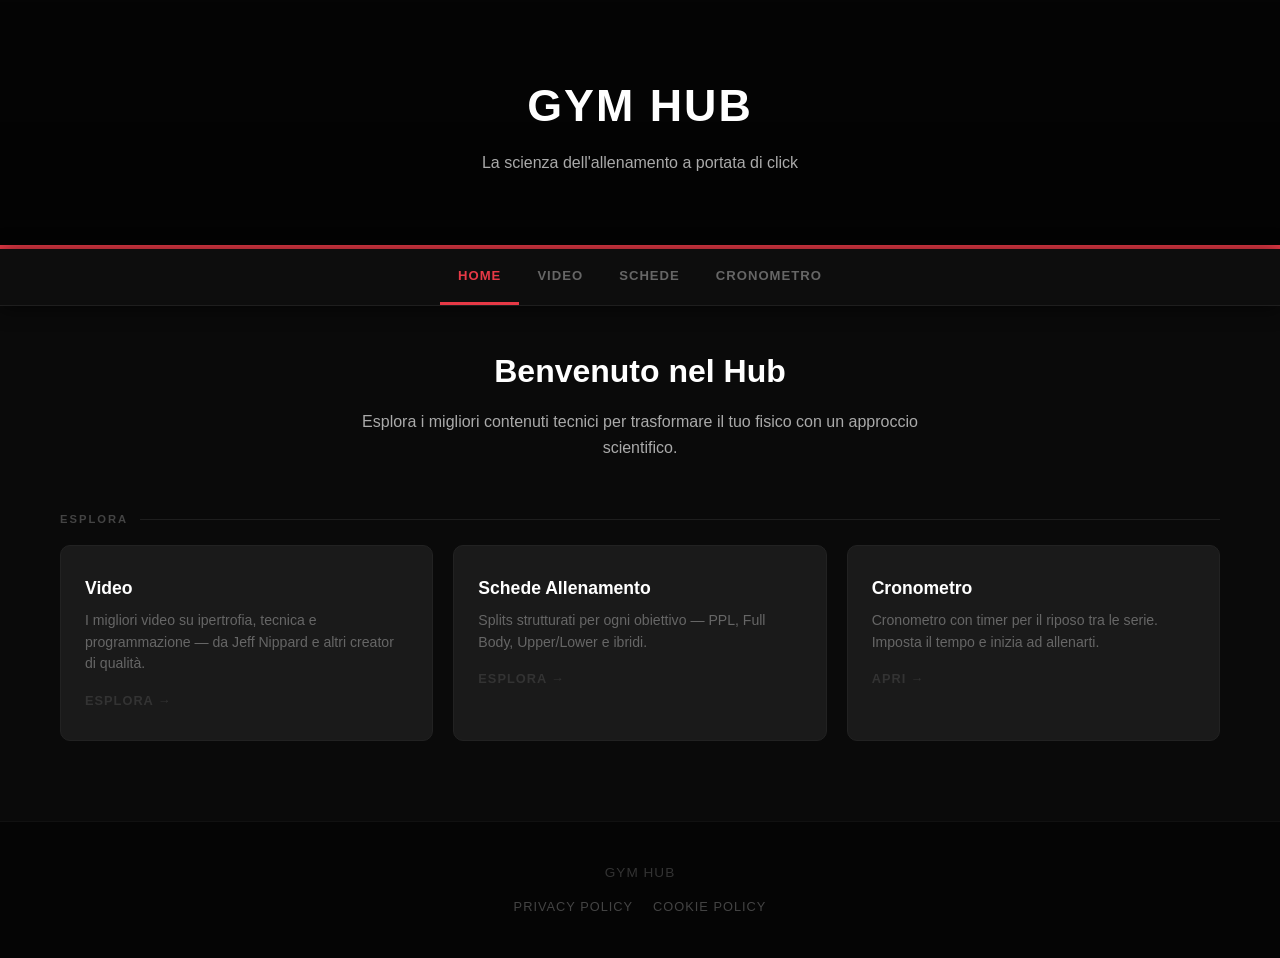
<file: index.html>
<!DOCTYPE html>
<html lang="it">
<head>
    <meta charset="UTF-8">
    <meta name="viewport" content="width=device-width, initial-scale=1.0">
    <title>Gym Hub | Home</title>
    <link rel="icon" type="image/svg+xml" href="data:image/svg+xml,%3Csvg xmlns='http://www.w3.org/2000/svg' viewBox='0 0 64 64'%3E%3Ccircle cx='32' cy='32' r='30' fill='%23111111' stroke='%23e63946' stroke-width='4'/%3E%3Ccircle cx='32' cy='32' r='18' fill='none' stroke='%23ffffff' stroke-width='4'/%3E%3Cpolygon points='32,20 42,26 42,38 32,44 22,38 22,26' fill='%23e63946'/%3E%3Ccircle cx='32' cy='32' r='4' fill='%23111111'/%3E%3C/svg%3E">
    <link rel="stylesheet" href="style.css">
</head>
<body>

<header>
    <div class="logo-row">
        <h1>Gym Hub</h1>
    </div>
    <p>La scienza dell'allenamento a portata di click</p>
</header>

<nav>
    <ul>
        <li><a href="index.html" class="active">Home</a></li>
        <li><a href="video.html">Video</a></li>
        <li><a href="schede.html">Schede</a></li>
        <li><a href="cronometro.html">Cronometro</a></li>
    </ul>
</nav>

<main>

    <section class="hero">
        <h2>Benvenuto nel Hub</h2>
        <p>Esplora i migliori contenuti tecnici per trasformare il tuo fisico con un approccio scientifico.</p>
    </section>

    <div class="home-section-label">Esplora</div>

    <div class="card-grid">

        <a href="video.html" class="info-card">
            <h3>Video</h3>
            <p>I migliori video su ipertrofia, tecnica e programmazione — da Jeff Nippard e altri creator di qualità.</p>
            <span class="card-arrow">Esplora →</span>
        </a>

        <a href="schede.html" class="info-card">
            <h3>Schede Allenamento</h3>
            <p>Splits strutturati per ogni obiettivo — PPL, Full Body, Upper/Lower e ibridi.</p>
            <span class="card-arrow">Esplora →</span>
        </a>

        <a href="cronometro.html" class="info-card">
            <h3>Cronometro</h3>
            <p>Cronometro con timer per il riposo tra le serie. Imposta il tempo e inizia ad allenarti.</p>
            <span class="card-arrow">Apri →</span>
        </a>

    </div>

</main>

<footer>
    <p>Gym Hub</p>
    <div class="footer-links">
        <a href="https://www.iubenda.com/privacy-policy/30016812" class="iubenda-white iubenda-noiframe iubenda-embed" title="Privacy Policy">Privacy Policy</a>
        <a href="https://www.iubenda.com/privacy-policy/30016812/cookie-policy" class="iubenda-white iubenda-noiframe iubenda-embed" title="Cookie Policy">Cookie Policy</a>
    </div>
    <script type="text/javascript">(function (w,d) {var loader = function () {var s = d.createElement("script"), tag = d.getElementsByTagName("script")[0]; s.src="https://cdn.iubenda.com/iubenda.js"; tag.parentNode.insertBefore(s,tag);}; if(w.addEventListener){w.addEventListener("load", loader, false);}else if(w.attachEvent){w.attachEvent("onload", loader);}else{w.onload = loader;}})(window, document);</script>
</footer>

</body>
</html>
</file>
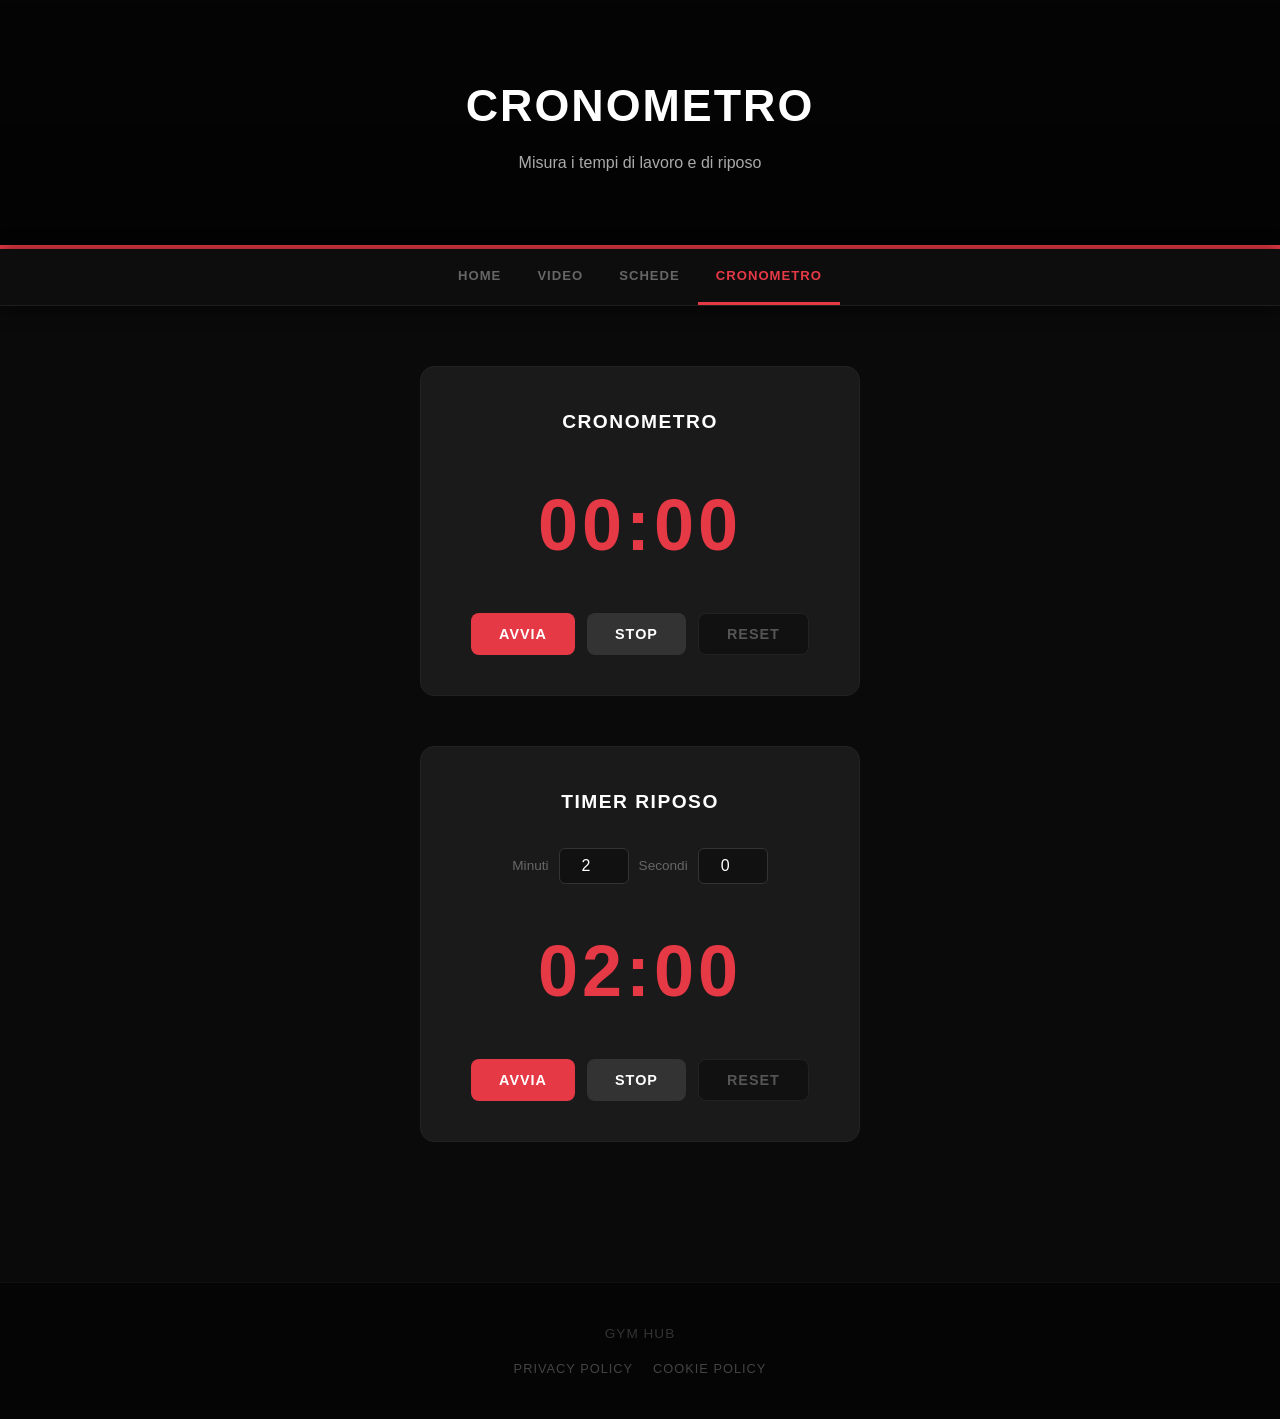
<file: cronometro.html>
<!DOCTYPE html>
<html lang="it">
<head>
    <meta charset="UTF-8">
    <meta name="viewport" content="width=device-width, initial-scale=1.0">
    <title>Cronometro - Gym Hub</title>
    <link rel="icon" type="image/svg+xml" href="data:image/svg+xml,%3Csvg xmlns='http://www.w3.org/2000/svg' viewBox='0 0 64 64'%3E%3Ccircle cx='32' cy='32' r='30' fill='%23111111' stroke='%23e63946' stroke-width='4'/%3E%3Ccircle cx='32' cy='32' r='18' fill='none' stroke='%23ffffff' stroke-width='4'/%3E%3Cpolygon points='32,20 42,26 42,38 32,44 22,38 22,26' fill='%23e63946'/%3E%3Ccircle cx='32' cy='32' r='4' fill='%23111111'/%3E%3C/svg%3E">
    <link rel="stylesheet" href="style.css">
    <style>
        /* Contenitore centrale della pagina */
        .crono-wrapper {
            display: flex;
            flex-direction: column;
            align-items: center;
            gap: 50px;
            padding: 20px 0 60px;
        }

        /* Box cronometro e timer */
        .crono-box {
            background: #1a1a1a;
            border: 1px solid #222;
            border-radius: 14px;
            padding: 40px;
            width: 100%;
            max-width: 440px;
            text-align: center;
        }

        .crono-box h2 {
            color: #fff;
            font-size: 1.2rem;
            margin-bottom: 30px;
            text-transform: uppercase;
            letter-spacing: 1.5px;
        }

        /* Display numerico grande */
        .crono-display {
            font-size: 4.5rem;
            font-weight: 700;
            color: #e63946;
            letter-spacing: 4px;
            margin-bottom: 30px;
            font-variant-numeric: tabular-nums;
        }

        /* Pulsanti azione */
        .crono-buttons {
            display: flex;
            gap: 12px;
            justify-content: center;
        }

        .btn-crono {
            padding: 12px 28px;
            border: none;
            border-radius: 8px;
            font-size: 0.9rem;
            font-weight: 700;
            text-transform: uppercase;
            letter-spacing: 1px;
            cursor: pointer;
            transition: all 0.2s;
        }

        .btn-start  { background: #e63946; color: #fff; }
        .btn-start:hover  { background: #c0303c; }

        .btn-stop   { background: #333; color: #fff; }
        .btn-stop:hover   { background: #444; }

        .btn-reset  { background: #111; color: #555; border: 1px solid #222; }
        .btn-reset:hover  { color: #aaa; border-color: #444; }

        /* Sezione impostazione timer riposo */
        .timer-input-row {
            display: flex;
            align-items: center;
            justify-content: center;
            gap: 10px;
            margin-bottom: 30px;
        }

        .timer-input-row label {
            color: #666;
            font-size: 0.85rem;
        }

        .timer-input-row input {
            width: 70px;
            padding: 8px 10px;
            background: #111;
            border: 1px solid #333;
            border-radius: 6px;
            color: #fff;
            font-size: 1rem;
            text-align: center;
        }

        /* Messaggio di fine timer */
        .timer-alert {
            display: none;
            background: #e63946;
            color: #fff;
            padding: 10px 20px;
            border-radius: 8px;
            font-weight: 700;
            margin-bottom: 20px;
            font-size: 0.95rem;
        }
    </style>
</head>
<body>

<header>
    <div class="logo-row">
        <h1>Cronometro</h1>
    </div>
    <p>Misura i tempi di lavoro e di riposo</p>
</header>

<nav>
    <ul>
        <li><a href="index.html">Home</a></li>
        <li><a href="video.html">Video</a></li>
        <li><a href="schede.html">Schede</a></li>
        <li><a href="cronometro.html" class="active">Cronometro</a></li>
    </ul>
</nav>

<main>
    <div class="crono-wrapper">

        <!-- ==============================
             CRONOMETRO
        ============================== -->
        <div class="crono-box">
            <h2>Cronometro</h2>

            <!-- Il testo viene aggiornato da JavaScript -->
            <div class="crono-display" id="cronoDisplay">00:00</div>

            <div class="crono-buttons">
                <button class="btn-crono btn-start" onclick="cronoStart()">Avvia</button>
                <button class="btn-crono btn-stop"  onclick="cronoStop()">Stop</button>
                <button class="btn-crono btn-reset" onclick="cronoReset()">Reset</button>
            </div>
        </div>


        <!-- ==============================
             TIMER RIPOSO
        ============================== -->
        <div class="crono-box">
            <h2>Timer Riposo</h2>

            <!-- Avviso visivo quando il tempo scade -->
            <div class="timer-alert" id="timerAlert">⏰ Tempo scaduto!</div>

            <div class="timer-input-row">
                <label for="timerMinuti">Minuti</label>
                <input type="number" id="timerMinuti" value="2" min="0" max="59">
                <label for="timerSecondi">Secondi</label>
                <input type="number" id="timerSecondi" value="0" min="0" max="59">
            </div>

            <div class="crono-display" id="timerDisplay">02:00</div>

            <div class="crono-buttons">
                <button class="btn-crono btn-start" onclick="timerStart()">Avvia</button>
                <button class="btn-crono btn-stop"  onclick="timerStop()">Stop</button>
                <button class="btn-crono btn-reset" onclick="timerReset()">Reset</button>
            </div>
        </div>

    </div>
</main>

<footer>
    <p>Gym Hub</p>
    <div class="footer-links">
        <a href="https://www.iubenda.com/privacy-policy/30016812" class="iubenda-white iubenda-noiframe iubenda-embed" title="Privacy Policy">Privacy Policy</a>
        <a href="https://www.iubenda.com/privacy-policy/30016812/cookie-policy" class="iubenda-white iubenda-noiframe iubenda-embed" title="Cookie Policy">Cookie Policy</a>
    </div>
    <script type="text/javascript">(function (w,d) {var loader = function () {var s = d.createElement("script"), tag = d.getElementsByTagName("script")[0]; s.src="https://cdn.iubenda.com/iubenda.js"; tag.parentNode.insertBefore(s,tag);}; if(w.addEventListener){w.addEventListener("load", loader, false);}else if(w.attachEvent){w.attachEvent("onload", loader);}else{w.onload = loader;}})(window, document);</script>
</footer>

<script>

    /* ==============================
       CRONOMETRO
       Conta i secondi dall'avvio.
       setInterval chiama una funzione ogni N millisecondi.
    ============================== */
    var cronoSeconds  = 0;   /* secondi totali trascorsi */
    var cronoInterval = null; /* ID dell'intervallo attivo (null = fermo) */

    function cronoStart() {
        /* Evita di avviare più intervalli contemporaneamente */
        if (cronoInterval !== null) return;

        cronoInterval = setInterval(function() {
            cronoSeconds++;
            cronoDisplay.textContent = formatTime(cronoSeconds);
        }, 1000);
    }

    function cronoStop() {
        clearInterval(cronoInterval);
        cronoInterval = null;
    }

    function cronoReset() {
        cronoStop();
        cronoSeconds = 0;
        document.getElementById('cronoDisplay').textContent = '00:00';
    }


    /* ==============================
       TIMER RIPOSO
       Conta alla rovescia dal valore impostato.
    ============================== */
    var timerSeconds  = 0;    /* secondi rimanenti */
    var timerInterval = null;

    function timerStart() {
        /* Evita di avviare più intervalli contemporaneamente */
        if (timerInterval !== null) return;

        /* Legge i valori dai campi input al momento dell'avvio */
        var min = parseInt(document.getElementById('timerMinuti').value)  || 0;
        var sec = parseInt(document.getElementById('timerSecondi').value) || 0;

        /* Usa il valore corrente solo se il timer non era già partito */
        if (timerSeconds === 0) {
            timerSeconds = (min * 60) + sec;
        }

        /* Nasconde eventuale avviso precedente */
        document.getElementById('timerAlert').style.display = 'none';

        timerInterval = setInterval(function() {
            timerSeconds--;
            document.getElementById('timerDisplay').textContent = formatTime(timerSeconds);

            if (timerSeconds <= 0) {
                /* Il timer è scaduto: ferma l'intervallo e mostra l'avviso */
                clearInterval(timerInterval);
                timerInterval = null;
                timerSeconds  = 0;
                document.getElementById('timerAlert').style.display = 'block';
            }
        }, 1000);
    }

    function timerStop() {
        clearInterval(timerInterval);
        timerInterval = null;
    }

    function timerReset() {
        timerStop();
        timerSeconds = 0;
        document.getElementById('timerAlert').style.display = 'none';

        /* Torna al valore impostato nei campi */
        var min = parseInt(document.getElementById('timerMinuti').value)  || 0;
        var sec = parseInt(document.getElementById('timerSecondi').value) || 0;
        document.getElementById('timerDisplay').textContent = formatTime((min * 60) + sec);
    }


    /* ==============================
       UTILITY
       Converte secondi totali in MM:SS
    ============================== */
    function formatTime(totalSeconds) {
        var m = Math.floor(totalSeconds / 60);
        var s = totalSeconds % 60;
        /* padStart aggiunge uno zero davanti se il numero ha una sola cifra */
        return String(m).padStart(2, '0') + ':' + String(s).padStart(2, '0');
    }

</script>

</body>
</html>
</file>
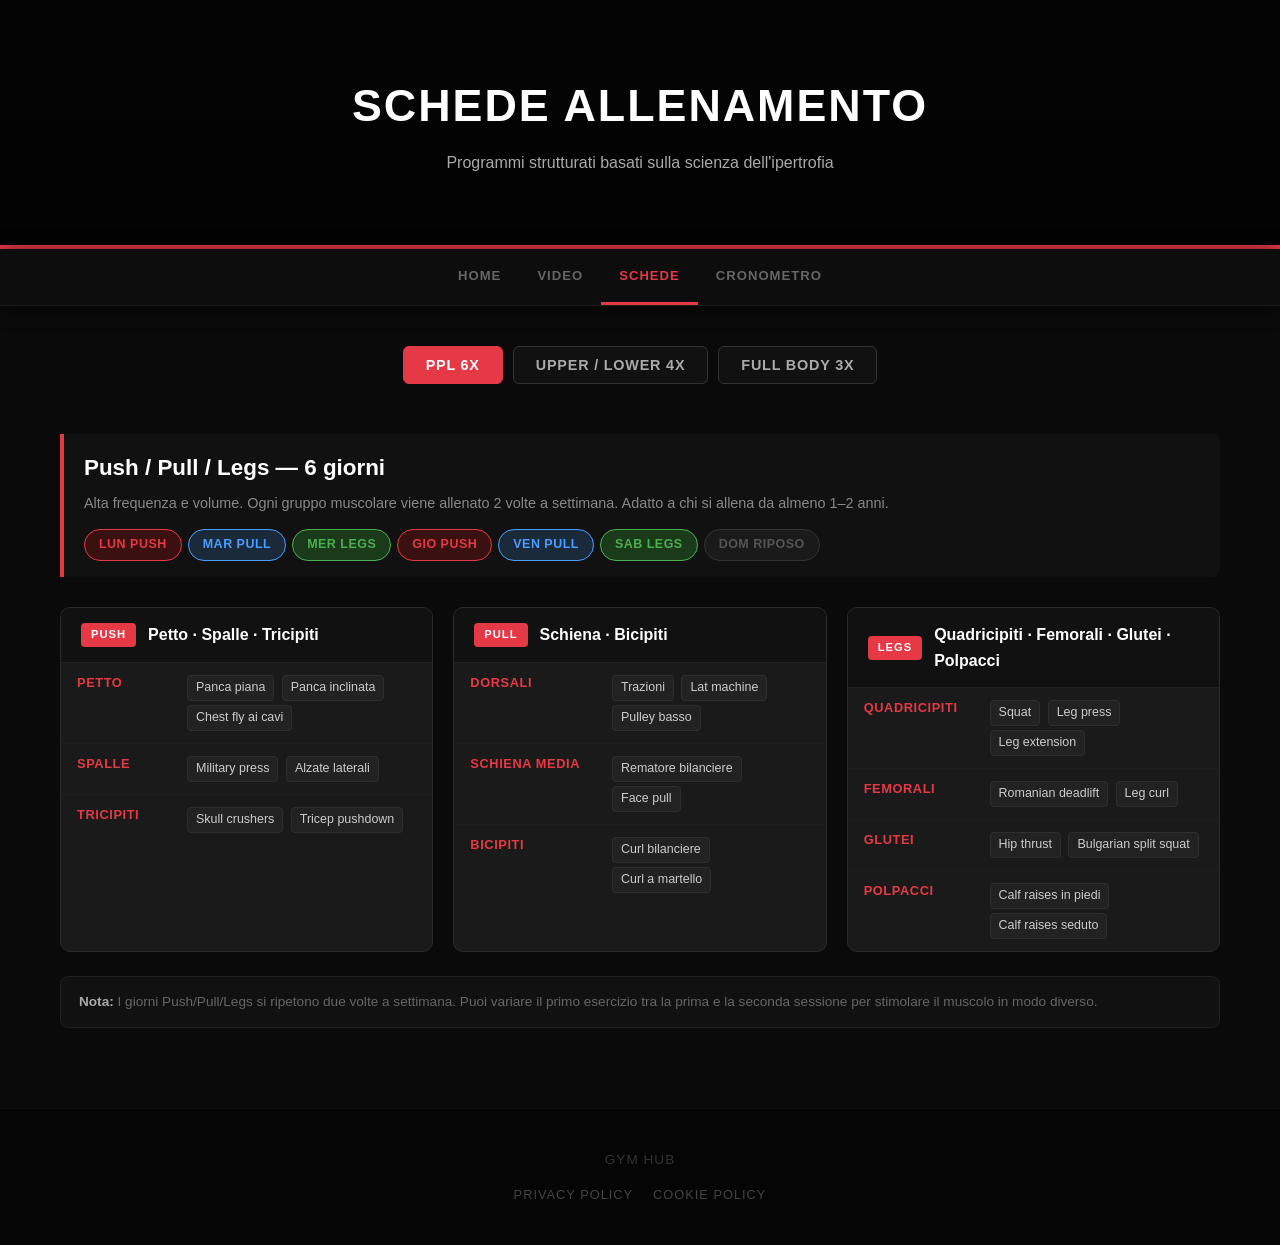
<file: schede.html>
<!DOCTYPE html>
<html lang="it">
<head>
    <meta charset="UTF-8">
    <meta name="viewport" content="width=device-width, initial-scale=1.0">
    <title>Schede - Gym Hub</title>
    <link rel="icon" type="image/svg+xml" href="data:image/svg+xml,%3Csvg xmlns='http://www.w3.org/2000/svg' viewBox='0 0 64 64'%3E%3Ccircle cx='32' cy='32' r='30' fill='%23111111' stroke='%23e63946' stroke-width='4'/%3E%3Ccircle cx='32' cy='32' r='18' fill='none' stroke='%23ffffff' stroke-width='4'/%3E%3Cpolygon points='32,20 42,26 42,38 32,44 22,38 22,26' fill='%23e63946'/%3E%3Ccircle cx='32' cy='32' r='4' fill='%23111111'/%3E%3C/svg%3E">
    <link rel="stylesheet" href="style.css">
    <style>
        /* Tab di navigazione tra gli split */
        .split-tabs {
            display: flex;
            justify-content: center;
            flex-wrap: wrap;
            gap: 10px;
            margin: 30px 0 50px;
        }

        .split-tab {
            background: #111;
            border: 1px solid #333;
            color: #aaa;
            padding: 10px 22px;
            border-radius: 6px;
            cursor: pointer;
            font-size: 0.9rem;
            font-weight: 600;
            text-transform: uppercase;
            letter-spacing: 0.8px;
            transition: all 0.25s;
        }

        .split-tab:hover,
        .split-tab.active {
            background: #e63946;
            border-color: #e63946;
            color: #fff;
        }

        /* Mostra/nascondi sezioni */
        .split-section {
            display: none;
        }

        .split-section.visible {
            display: block;
        }

        /* Box introduttivo dello split */
        .split-intro {
            background: #111;
            border-left: 4px solid #e63946;
            padding: 16px 20px;
            border-radius: 0 8px 8px 0;
            margin-bottom: 30px;
        }

        .split-intro h2 {
            color: #fff;
            font-size: 1.4rem;
            margin-bottom: 6px;
        }

        .split-intro p {
            color: #888;
            font-size: 0.9rem;
        }

        /* Pillole schema settimanale */
        .schema-bar {
            display: flex;
            flex-wrap: wrap;
            gap: 6px;
            margin: 14px 0 0;
        }

        .schema-pill {
            padding: 5px 14px;
            border-radius: 20px;
            font-size: 0.78rem;
            font-weight: 700;
            text-transform: uppercase;
            letter-spacing: 0.5px;
        }

        .pill-push  { background: #3a1010; color: #e63946; border: 1px solid #e63946; }
        .pill-pull  { background: #1a2a3a; color: #4a9eff; border: 1px solid #4a9eff; }
        .pill-legs  { background: #1a3a1a; color: #4caf50; border: 1px solid #4caf50; }
        .pill-full  { background: #1a3030; color: #00bcd4; border: 1px solid #00bcd4; }
        .pill-rest  { background: #1a1a1a; color: #555; border: 1px solid #333; }

        /* Griglia giornate */
        .split-days-grid {
            display: grid;
            grid-template-columns: repeat(auto-fit, minmax(280px, 1fr));
            gap: 20px;
        }

        /* Singola card giorno */
        .day-card {
            background: #1a1a1a;
            border: 1px solid #2a2a2a;
            border-radius: 10px;
            overflow: hidden;
            transition: border-color 0.3s;
        }

        .day-card:hover {
            border-color: #e63946;
        }

        .day-card-header {
            background: #111;
            padding: 14px 20px;
            border-bottom: 1px solid #222;
            display: flex;
            align-items: center;
            gap: 12px;
        }

        .day-label {
            background: #e63946;
            color: #fff;
            font-size: 0.7rem;
            font-weight: 800;
            text-transform: uppercase;
            letter-spacing: 1px;
            padding: 3px 10px;
            border-radius: 4px;
        }

        .day-title {
            color: #fff;
            font-size: 1rem;
            font-weight: 700;
        }

        /* Tabella esercizi */
        .muscle-table {
            width: 100%;
            border-collapse: collapse;
        }

        .muscle-table tr {
            border-bottom: 1px solid #1e1e1e;
            transition: background 0.2s;
        }

        .muscle-table tr:last-child {
            border-bottom: none;
        }

        .muscle-table tr:hover {
            background: #1f1f1f;
        }

        .muscle-table td {
            padding: 10px 16px;
            vertical-align: top;
        }

        .muscle-name {
            color: #e63946;
            font-weight: 700;
            font-size: 0.8rem;
            text-transform: uppercase;
            letter-spacing: 0.6px;
            white-space: nowrap;
            width: 110px;
        }

        .exercise-tag {
            display: inline-block;
            background: #222;
            color: #ccc;
            padding: 2px 8px;
            border-radius: 4px;
            font-size: 0.78rem;
            margin: 2px 3px 2px 0;
            border: 1px solid #2e2e2e;
        }

        /* Nota a fondo split */
        .split-note {
            margin-top: 24px;
            padding: 14px 18px;
            background: #111;
            border-radius: 8px;
            border: 1px solid #222;
            color: #666;
            font-size: 0.85rem;
            line-height: 1.6;
        }

        .split-note strong {
            color: #aaa;
        }
    </style>
</head>
<body>

<header>
    <div class="logo-row">
        <h1>Schede Allenamento</h1>
    </div>
    <p>Programmi strutturati basati sulla scienza dell'ipertrofia</p>
</header>

<nav>
    <ul>
        <li><a href="index.html">Home</a></li>
        <li><a href="video.html">Video</a></li>
        <li><a href="schede.html" class="active">Schede</a></li>
        <li><a href="cronometro.html">Cronometro</a></li>
    </ul>
</nav>

<main>

    <!-- TAB per scegliere lo split -->
    <div class="split-tabs">
        <button class="split-tab active" onclick="showSplit('ppl6', this)">PPL 6x</button>
        <button class="split-tab" onclick="showSplit('upperlower', this)">Upper / Lower 4x</button>
        <button class="split-tab" onclick="showSplit('fullbody', this)">Full Body 3x</button>
    </div>


    <!-- ==============================
         PPL 6x
    ============================== -->
    <div class="split-section visible" id="split-ppl6">

        <div class="split-intro">
            <h2>Push / Pull / Legs — 6 giorni</h2>
            <p>Alta frequenza e volume. Ogni gruppo muscolare viene allenato 2 volte a settimana. Adatto a chi si allena da almeno 1–2 anni.</p>
            <div class="schema-bar">
                <span class="schema-pill pill-push">Lun Push</span>
                <span class="schema-pill pill-pull">Mar Pull</span>
                <span class="schema-pill pill-legs">Mer Legs</span>
                <span class="schema-pill pill-push">Gio Push</span>
                <span class="schema-pill pill-pull">Ven Pull</span>
                <span class="schema-pill pill-legs">Sab Legs</span>
                <span class="schema-pill pill-rest">Dom Riposo</span>
            </div>
        </div>

        <div class="split-days-grid">

            <!-- PUSH -->
            <div class="day-card">
                <div class="day-card-header">
                    <span class="day-label">Push</span>
                    <span class="day-title">Petto · Spalle · Tricipiti</span>
                </div>
                <div class="day-card-body">
                    <table class="muscle-table">
                        <tr>
                            <td class="muscle-name">Petto</td>
                            <td>
                                <span class="exercise-tag">Panca piana</span>
                                <span class="exercise-tag">Panca inclinata</span>
                                <span class="exercise-tag">Chest fly ai cavi</span>
                            </td>
                        </tr>
                        <tr>
                            <td class="muscle-name">Spalle</td>
                            <td>
                                <span class="exercise-tag">Military press</span>
                                <span class="exercise-tag">Alzate laterali</span>
                            </td>
                        </tr>
                        <tr>
                            <td class="muscle-name">Tricipiti</td>
                            <td>
                                <span class="exercise-tag">Skull crushers</span>
                                <span class="exercise-tag">Tricep pushdown</span>
                            </td>
                        </tr>
                    </table>
                </div>
            </div>

            <!-- PULL -->
            <div class="day-card">
                <div class="day-card-header">
                    <span class="day-label">Pull</span>
                    <span class="day-title">Schiena · Bicipiti</span>
                </div>
                <div class="day-card-body">
                    <table class="muscle-table">
                        <tr>
                            <td class="muscle-name">Dorsali</td>
                            <td>
                                <span class="exercise-tag">Trazioni</span>
                                <span class="exercise-tag">Lat machine</span>
                                <span class="exercise-tag">Pulley basso</span>
                            </td>
                        </tr>
                        <tr>
                            <td class="muscle-name">Schiena media</td>
                            <td>
                                <span class="exercise-tag">Rematore bilanciere</span>
                                <span class="exercise-tag">Face pull</span>
                            </td>
                        </tr>
                        <tr>
                            <td class="muscle-name">Bicipiti</td>
                            <td>
                                <span class="exercise-tag">Curl bilanciere</span>
                                <span class="exercise-tag">Curl a martello</span>
                            </td>
                        </tr>
                    </table>
                </div>
            </div>

            <!-- LEGS -->
            <div class="day-card">
                <div class="day-card-header">
                    <span class="day-label">Legs</span>
                    <span class="day-title">Quadricipiti · Femorali · Glutei · Polpacci</span>
                </div>
                <div class="day-card-body">
                    <table class="muscle-table">
                        <tr>
                            <td class="muscle-name">Quadricipiti</td>
                            <td>
                                <span class="exercise-tag">Squat</span>
                                <span class="exercise-tag">Leg press</span>
                                <span class="exercise-tag">Leg extension</span>
                            </td>
                        </tr>
                        <tr>
                            <td class="muscle-name">Femorali</td>
                            <td>
                                <span class="exercise-tag">Romanian deadlift</span>
                                <span class="exercise-tag">Leg curl</span>
                            </td>
                        </tr>
                        <tr>
                            <td class="muscle-name">Glutei</td>
                            <td>
                                <span class="exercise-tag">Hip thrust</span>
                                <span class="exercise-tag">Bulgarian split squat</span>
                            </td>
                        </tr>
                        <tr>
                            <td class="muscle-name">Polpacci</td>
                            <td>
                                <span class="exercise-tag">Calf raises in piedi</span>
                                <span class="exercise-tag">Calf raises seduto</span>
                            </td>
                        </tr>
                    </table>
                </div>
            </div>

        </div>

        <div class="split-note">
            <strong>Nota:</strong> I giorni Push/Pull/Legs si ripetono due volte a settimana. Puoi variare il primo esercizio tra la prima e la seconda sessione per stimolare il muscolo in modo diverso.
        </div>

    </div>


    <!-- ==============================
         UPPER / LOWER 4x
    ============================== -->
    <div class="split-section" id="split-upperlower">

        <div class="split-intro">
            <h2>Upper / Lower — 4 giorni</h2>
            <p>Ogni settimana si alternano due sessioni Upper Body (busto) e due Lower Body (gambe). Buona frequenza per muscolo, volume gestibile. Ideale per intermedi con 4 giorni disponibili.</p>
            <div class="schema-bar">
                <span class="schema-pill pill-push">Lun Upper</span>
                <span class="schema-pill pill-legs">Mar Lower</span>
                <span class="schema-pill pill-rest">Mer Riposo</span>
                <span class="schema-pill pill-push">Gio Upper</span>
                <span class="schema-pill pill-legs">Ven Lower</span>
                <span class="schema-pill pill-rest">Sab/Dom Riposo</span>
            </div>
        </div>

        <div class="split-days-grid">

            <!-- UPPER A -->
            <div class="day-card">
                <div class="day-card-header">
                    <span class="day-label">Upper A</span>
                    <span class="day-title">Petto · Schiena · Spalle · Braccia</span>
                </div>
                <div class="day-card-body">
                    <table class="muscle-table">
                        <tr>
                            <td class="muscle-name">Petto</td>
                            <td>
                                <span class="exercise-tag">Panca piana bilanciere</span>
                                <span class="exercise-tag">Panca inclinata manubri</span>
                            </td>
                        </tr>
                        <tr>
                            <td class="muscle-name">Schiena</td>
                            <td>
                                <span class="exercise-tag">Trazioni</span>
                                <span class="exercise-tag">Rematore bilanciere</span>
                            </td>
                        </tr>
                        <tr>
                            <td class="muscle-name">Spalle</td>
                            <td>
                                <span class="exercise-tag">Military press</span>
                                <span class="exercise-tag">Alzate laterali</span>
                            </td>
                        </tr>
                        <tr>
                            <td class="muscle-name">Bicipiti</td>
                            <td>
                                <span class="exercise-tag">Curl bilanciere</span>
                            </td>
                        </tr>
                        <tr>
                            <td class="muscle-name">Tricipiti</td>
                            <td>
                                <span class="exercise-tag">Skull crushers</span>
                            </td>
                        </tr>
                    </table>
                </div>
            </div>

            <!-- LOWER A -->
            <div class="day-card">
                <div class="day-card-header">
                    <span class="day-label">Lower A</span>
                    <span class="day-title">Quadricipiti · Femorali · Glutei · Polpacci</span>
                </div>
                <div class="day-card-body">
                    <table class="muscle-table">
                        <tr>
                            <td class="muscle-name">Quadricipiti</td>
                            <td>
                                <span class="exercise-tag">Squat bilanciere</span>
                                <span class="exercise-tag">Leg press</span>
                                <span class="exercise-tag">Leg extension</span>
                            </td>
                        </tr>
                        <tr>
                            <td class="muscle-name">Femorali</td>
                            <td>
                                <span class="exercise-tag">Romanian deadlift</span>
                                <span class="exercise-tag">Leg curl</span>
                            </td>
                        </tr>
                        <tr>
                            <td class="muscle-name">Glutei</td>
                            <td>
                                <span class="exercise-tag">Hip thrust</span>
                            </td>
                        </tr>
                        <tr>
                            <td class="muscle-name">Polpacci</td>
                            <td>
                                <span class="exercise-tag">Calf raises in piedi</span>
                            </td>
                        </tr>
                    </table>
                </div>
            </div>

            <!-- UPPER B -->
            <div class="day-card">
                <div class="day-card-header">
                    <span class="day-label">Upper B</span>
                    <span class="day-title">Petto · Schiena · Spalle · Braccia</span>
                </div>
                <div class="day-card-body">
                    <table class="muscle-table">
                        <tr>
                            <td class="muscle-name">Petto</td>
                            <td>
                                <span class="exercise-tag">Panca piana manubri</span>
                                <span class="exercise-tag">Chest fly ai cavi</span>
                            </td>
                        </tr>
                        <tr>
                            <td class="muscle-name">Schiena</td>
                            <td>
                                <span class="exercise-tag">Lat machine</span>
                                <span class="exercise-tag">Pulley basso</span>
                                <span class="exercise-tag">Face pull</span>
                            </td>
                        </tr>
                        <tr>
                            <td class="muscle-name">Spalle</td>
                            <td>
                                <span class="exercise-tag">Lento avanti manubri</span>
                                <span class="exercise-tag">Alzate laterali cavi</span>
                            </td>
                        </tr>
                        <tr>
                            <td class="muscle-name">Bicipiti</td>
                            <td>
                                <span class="exercise-tag">Curl a martello</span>
                            </td>
                        </tr>
                        <tr>
                            <td class="muscle-name">Tricipiti</td>
                            <td>
                                <span class="exercise-tag">Tricep pushdown</span>
                            </td>
                        </tr>
                    </table>
                </div>
            </div>

            <!-- LOWER B -->
            <div class="day-card">
                <div class="day-card-header">
                    <span class="day-label">Lower B</span>
                    <span class="day-title">Quadricipiti · Femorali · Glutei · Polpacci</span>
                </div>
                <div class="day-card-body">
                    <table class="muscle-table">
                        <tr>
                            <td class="muscle-name">Quadricipiti</td>
                            <td>
                                <span class="exercise-tag">Front squat</span>
                                <span class="exercise-tag">Bulgarian split squat</span>
                                <span class="exercise-tag">Leg extension</span>
                            </td>
                        </tr>
                        <tr>
                            <td class="muscle-name">Femorali</td>
                            <td>
                                <span class="exercise-tag">Stacco rumeno manubri</span>
                                <span class="exercise-tag">Leg curl sdraiato</span>
                            </td>
                        </tr>
                        <tr>
                            <td class="muscle-name">Glutei</td>
                            <td>
                                <span class="exercise-tag">Hip thrust manubri</span>
                                <span class="exercise-tag">Abductor machine</span>
                            </td>
                        </tr>
                        <tr>
                            <td class="muscle-name">Polpacci</td>
                            <td>
                                <span class="exercise-tag">Calf raises seduto</span>
                            </td>
                        </tr>
                    </table>
                </div>
            </div>

        </div>

        <div class="split-note">
            <strong>Nota:</strong> Upper A e Upper B differiscono negli esercizi principali per garantire varietà di stimolo. Lo stesso vale per Lower A e Lower B. Puoi anche usare la stessa sessione Upper e Lower per tutta la settimana se preferisci semplicità.
        </div>

    </div>


    <!-- ==============================
         FULL BODY 3x
    ============================== -->
    <div class="split-section" id="split-fullbody">

        <div class="split-intro">
            <h2>Full Body — 3 giorni</h2>
            <p>Ogni sessione allena tutto il corpo. Alta frequenza per ogni muscolo, volume per sessione contenuto. Ideale per principianti o chi ha pochi giorni disponibili.</p>
            <div class="schema-bar">
                <span class="schema-pill pill-full">Lun Full Body</span>
                <span class="schema-pill pill-rest">Mar Riposo</span>
                <span class="schema-pill pill-full">Mer Full Body</span>
                <span class="schema-pill pill-rest">Gio Riposo</span>
                <span class="schema-pill pill-full">Ven Full Body</span>
                <span class="schema-pill pill-rest">Sab/Dom Riposo</span>
            </div>
        </div>

        <div class="split-days-grid">

            <div class="day-card">
                <div class="day-card-header">
                    <span class="day-label">Full Body</span>
                    <span class="day-title">Tutti i distretti muscolari</span>
                </div>
                <div class="day-card-body">
                    <table class="muscle-table">
                        <tr>
                            <td class="muscle-name">Quadricipiti / Glutei</td>
                            <td>
                                <span class="exercise-tag">Squat</span>
                                <span class="exercise-tag">Leg press</span>
                                <span class="exercise-tag">Bulgarian split squat</span>
                            </td>
                        </tr>
                        <tr>
                            <td class="muscle-name">Femorali</td>
                            <td>
                                <span class="exercise-tag">Romanian deadlift</span>
                                <span class="exercise-tag">Leg curl</span>
                            </td>
                        </tr>
                        <tr>
                            <td class="muscle-name">Petto</td>
                            <td>
                                <span class="exercise-tag">Panca piana</span>
                                <span class="exercise-tag">Panca inclinata manubri</span>
                            </td>
                        </tr>
                        <tr>
                            <td class="muscle-name">Schiena</td>
                            <td>
                                <span class="exercise-tag">Trazioni</span>
                                <span class="exercise-tag">Rematore</span>
                            </td>
                        </tr>
                        <tr>
                            <td class="muscle-name">Spalle</td>
                            <td>
                                <span class="exercise-tag">Military press</span>
                                <span class="exercise-tag">Alzate laterali</span>
                            </td>
                        </tr>
                        <tr>
                            <td class="muscle-name">Braccia</td>
                            <td>
                                <span class="exercise-tag">Curl bilanciere</span>
                                <span class="exercise-tag">Skull crushers</span>
                            </td>
                        </tr>
                    </table>
                </div>
            </div>

        </div>

        <div class="split-note">
            <strong>Nota:</strong> Varia l'esercizio principale ogni sessione per non annoiarti e stimolare il muscolo da angolazioni diverse. Ad esempio: Squat il lunedì, Leg press il mercoledì, Bulgarian split squat il venerdì.
        </div>

    </div>

</main>

<footer>
    <p>Gym Hub</p>
    <div class="footer-links">
        <a href="https://www.iubenda.com/privacy-policy/30016812" class="iubenda-white iubenda-noiframe iubenda-embed" title="Privacy Policy">Privacy Policy</a>
        <a href="https://www.iubenda.com/privacy-policy/30016812/cookie-policy" class="iubenda-white iubenda-noiframe iubenda-embed" title="Cookie Policy">Cookie Policy</a>
    </div>
    <script type="text/javascript">(function (w,d) {var loader = function () {var s = d.createElement("script"), tag = d.getElementsByTagName("script")[0]; s.src="https://cdn.iubenda.com/iubenda.js"; tag.parentNode.insertBefore(s,tag);}; if(w.addEventListener){w.addEventListener("load", loader, false);}else if(w.attachEvent){w.attachEvent("onload", loader);}else{w.onload = loader;}})(window, document);</script>
</footer>

<script>
    function showSplit(id, tabEl) {
        document.querySelectorAll('.split-section').forEach(function(s) {
            s.classList.remove('visible');
        });
        document.querySelectorAll('.split-tab').forEach(function(t) {
            t.classList.remove('active');
        });

        document.getElementById('split-' + id).classList.add('visible');
        tabEl.classList.add('active');
    }
</script>

</body>
</html>
</file>
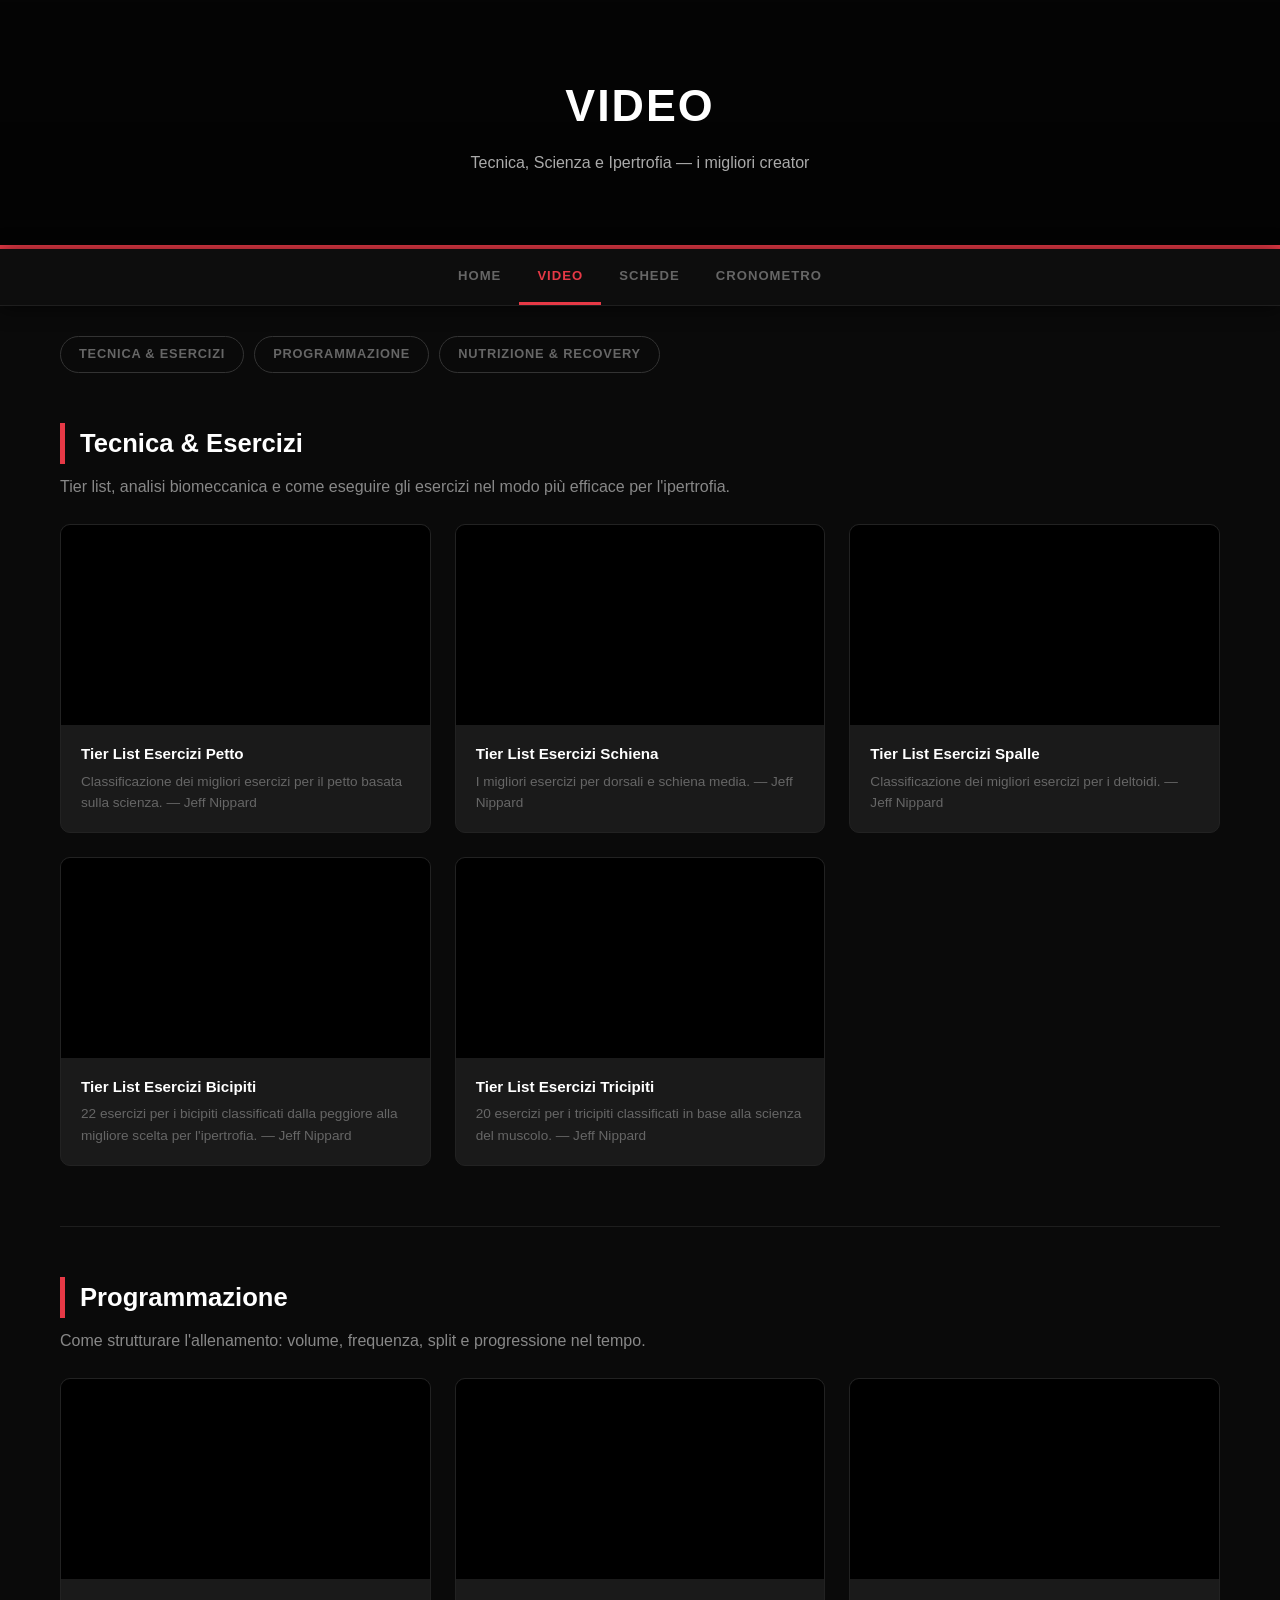
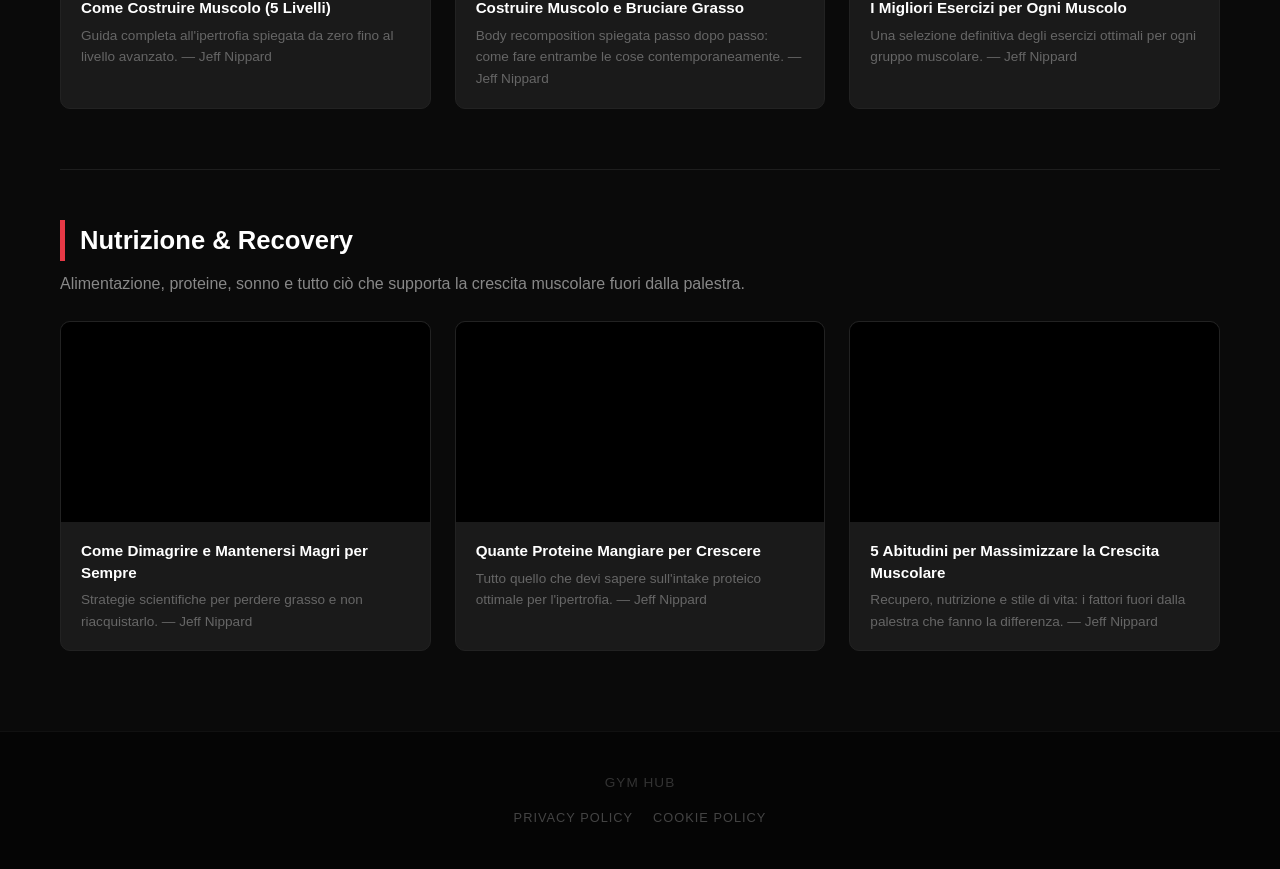
<file: video.html>
<!DOCTYPE html>
<html lang="it">
<head>
    <meta charset="UTF-8">
    <meta name="viewport" content="width=device-width, initial-scale=1.0">
    <title>Video - Gym Hub</title>
   <link rel="icon" type="image/svg+xml" href="data:image/svg+xml,%3Csvg xmlns='http://www.w3.org/2000/svg' viewBox='0 0 64 64'%3E%3Ccircle cx='32' cy='32' r='30' fill='%23111111' stroke='%23e63946' stroke-width='4'/%3E%3Ccircle cx='32' cy='32' r='18' fill='none' stroke='%23ffffff' stroke-width='4'/%3E%3Cpolygon points='32,20 42,26 42,38 32,44 22,38 22,26' fill='%23e63946'/%3E%3Ccircle cx='32' cy='32' r='4' fill='%23111111'/%3E%3C/svg%3E">
    <link rel="stylesheet" href="style.css">
    <style>
        .filter-bar {
            display: flex;
            gap: 10px;
            flex-wrap: wrap;
            margin-bottom: 30px;
            margin-top: -10px;
        }

        .filter-btn {
            padding: 7px 18px;
            border-radius: 20px;
            border: 1px solid #333;
            background: transparent;
            color: #666;
            font-size: 0.8rem;
            font-weight: 600;
            text-transform: uppercase;
            letter-spacing: 0.8px;
            cursor: pointer;
            text-decoration: none;
            transition: all 0.2s;
        }

        .filter-btn:hover, .filter-btn.active {
            background: #e63946;
            border-color: #e63946;
            color: #fff;
        }
    </style>
</head>
<body>

<header>
    <div class="logo-row">
        <h1>Video</h1>
    </div>
    <p>Tecnica, Scienza e Ipertrofia — i migliori creator</p>
</header>

<nav>
    <ul>
        <li><a href="index.html">Home</a></li>
        <li><a href="video.html" class="active">Video</a></li>
        <li><a href="schede.html">Schede</a></li>
        <li><a href="cronometro.html">Cronometro</a></li>
    </ul>
</nav>

<main>

    <div class="filter-bar">
        <a href="#tecnica" class="filter-btn">Tecnica & Esercizi</a>
        <a href="#programmazione" class="filter-btn">Programmazione</a>
        <a href="#nutrizione" class="filter-btn">Nutrizione & Recovery</a>
    </div>

    <!-- ==============================
         SEZIONE: Tecnica & Esercizi
    ============================== -->
    <h2 class="section-title" id="tecnica">Tecnica & Esercizi</h2>
    <p class="section-desc">Tier list, analisi biomeccanica e come eseguire gli esercizi nel modo più efficace per l'ipertrofia.</p>

    <div class="video-grid">

        <div class="video-card">
            <iframe src="https://www.youtube.com/embed/fGm-ef-4PVk" frameborder="0" allowfullscreen></iframe>
            <div class="card-content">
                <h3>Tier List Esercizi Petto</h3>
                <p>Classificazione dei migliori esercizi per il petto basata sulla scienza. — Jeff Nippard</p>
            </div>
        </div>

        <div class="video-card">
            <iframe src="https://www.youtube.com/embed/jLvqKgW-_G8" frameborder="0" allowfullscreen></iframe>
            <div class="card-content">
                <h3>Tier List Esercizi Schiena</h3>
                <p>I migliori esercizi per dorsali e schiena media. — Jeff Nippard</p>
            </div>
        </div>

        <div class="video-card">
            <iframe src="https://www.youtube.com/embed/SgyUoY0IZ7A" frameborder="0" allowfullscreen></iframe>
            <div class="card-content">
                <h3>Tier List Esercizi Spalle</h3>
                <p>Classificazione dei migliori esercizi per i deltoidi. — Jeff Nippard</p>
            </div>
        </div>

        <div class="video-card">
            <iframe src="https://www.youtube.com/embed/GNO4OtYoCYk" frameborder="0" allowfullscreen></iframe>
            <div class="card-content">
                <h3>Tier List Esercizi Bicipiti</h3>
                <p>22 esercizi per i bicipiti classificati dalla peggiore alla migliore scelta per l'ipertrofia. — Jeff Nippard</p>
            </div>
        </div>

        <div class="video-card">
            <iframe src="https://www.youtube.com/embed/OpRMRhr0Ycc" frameborder="0" allowfullscreen></iframe>
            <div class="card-content">
                <h3>Tier List Esercizi Tricipiti</h3>
                <p>20 esercizi per i tricipiti classificati in base alla scienza del muscolo. — Jeff Nippard</p>
            </div>
        </div>

    </div>

    <hr class="section-divider">

    <!-- ==============================
         SEZIONE: Programmazione
    ============================== -->
    <h2 class="section-title" id="programmazione">Programmazione</h2>
    <p class="section-desc">Come strutturare l'allenamento: volume, frequenza, split e progressione nel tempo.</p>

    <div class="video-grid">

        <div class="video-card">
            <iframe src="https://www.youtube.com/embed/lu_BObG6dj8" frameborder="0" allowfullscreen></iframe>
            <div class="card-content">
                <h3>Come Costruire Muscolo (5 Livelli)</h3>
                <p>Guida completa all'ipertrofia spiegata da zero fino al livello avanzato. — Jeff Nippard</p>
            </div>
        </div>

        <div class="video-card">
            <iframe src="https://www.youtube.com/embed/M4K0s792wAU" frameborder="0" allowfullscreen></iframe>
            <div class="card-content">
                <h3>Costruire Muscolo e Bruciare Grasso</h3>
                <p>Body recomposition spiegata passo dopo passo: come fare entrambe le cose contemporaneamente. — Jeff Nippard</p>
            </div>
        </div>

        <div class="video-card">
            <iframe src="https://www.youtube.com/embed/XFpT41748hM" frameborder="0" allowfullscreen></iframe>
            <div class="card-content">
                <h3>I Migliori Esercizi per Ogni Muscolo</h3>
                <p>Una selezione definitiva degli esercizi ottimali per ogni gruppo muscolare. — Jeff Nippard</p>
            </div>
        </div>

    </div>

    <hr class="section-divider">

    <!-- ==============================
         SEZIONE: Nutrizione & Recovery
    ============================== -->
    <h2 class="section-title" id="nutrizione">Nutrizione & Recovery</h2>
    <p class="section-desc">Alimentazione, proteine, sonno e tutto ciò che supporta la crescita muscolare fuori dalla palestra.</p>

    <div class="video-grid">

        <div class="video-card">
            <iframe src="https://www.youtube.com/embed/roHQ3F7d9YQ" frameborder="0" allowfullscreen></iframe>
            <div class="card-content">
                <h3>Come Dimagrire e Mantenersi Magri per Sempre</h3>
                <p>Strategie scientifiche per perdere grasso e non riacquistarlo. — Jeff Nippard</p>
            </div>
        </div>

        <div class="video-card">
            <iframe src="https://www.youtube.com/embed/eMjyvIQbn9M" frameborder="0" allowfullscreen></iframe>
            <div class="card-content">
                <h3>Quante Proteine Mangiare per Crescere</h3>
                <p>Tutto quello che devi sapere sull'intake proteico ottimale per l'ipertrofia. — Jeff Nippard</p>
            </div>
        </div>

        <div class="video-card">
            <iframe src="https://www.youtube.com/embed/qcFbHZfABbk" frameborder="0" allowfullscreen></iframe>
            <div class="card-content">
                <h3>5 Abitudini per Massimizzare la Crescita Muscolare</h3>
                <p>Recupero, nutrizione e stile di vita: i fattori fuori dalla palestra che fanno la differenza. — Jeff Nippard</p>
            </div>
        </div>

    </div>

</main>

<footer>
    <p>Gym Hub</p>
    <div class="footer-links">
        <a href="https://www.iubenda.com/privacy-policy/30016812" class="iubenda-white iubenda-noiframe iubenda-embed" title="Privacy Policy">Privacy Policy</a>
        <a href="https://www.iubenda.com/privacy-policy/30016812/cookie-policy" class="iubenda-white iubenda-noiframe iubenda-embed" title="Cookie Policy">Cookie Policy</a>
    </div>
    <script type="text/javascript">(function (w,d) {var loader = function () {var s = d.createElement("script"), tag = d.getElementsByTagName("script")[0]; s.src="https://cdn.iubenda.com/iubenda.js"; tag.parentNode.insertBefore(s,tag);}; if(w.addEventListener){w.addEventListener("load", loader, false);}else if(w.attachEvent){w.attachEvent("onload", loader);}else{w.onload = loader;}})(window, document);</script>
</footer>

</body>
</html>
</file>
<file: style.css>
* {
    margin: 0;
    padding: 0;
    box-sizing: border-box;
}

html, body {
    overflow-x: hidden;
    overscroll-behavior-x: none;
}

body {
    font-family: 'Segoe UI', Tahoma, Geneva, Verdana, sans-serif;
    background-color: #0a0a0a;
    color: #e0e0e0;
    line-height: 1.6;
}

/* ==============================
   HEADER (Stile uniforme per tutte le pagine)
============================== */
header {
    position: relative;
    padding: 70px 20px;
    background:
        linear-gradient(to bottom, rgba(0,0,0,0.55) 0%, rgba(0,0,0,0.75) 100%),
        url('https://images.unsplash.com/photo-1534438327276-14e5300c3a48?w=1400&auto=format&fit=crop&q=80') center center / cover no-repeat;
    border-bottom: 4px solid #e63946;
    text-align: center;
}

header .logo-row {
    display: flex;
    align-items: center;
    justify-content: center;
    gap: 18px;
    margin-bottom: 8px;
}

header h1 {
    color: #fff; /* Cambiato in bianco come nella pagina video */
    font-size: 2.8rem;
    text-transform: uppercase;
    letter-spacing: 2px;
    margin-bottom: 0;
}

header p {
    color: #aaa;
    margin-top: 8px;
    font-size: 1rem;
}

/* ==============================
   NAV
============================== */
nav {
    background: #0d0d0d;
    padding: 0 20px;
    position: sticky;
    top: 0;
    z-index: 1000;
    border-bottom: 1px solid #1e1e1e;
    box-shadow: 0 2px 20px rgba(0,0,0,0.6);
}

nav ul {
    display: flex;
    justify-content: center;
    list-style: none;
    flex-wrap: wrap;
    max-width: 1200px;
    margin: 0 auto;
}

nav a {
    color: #666;
    text-decoration: none;
    font-weight: 600;
    font-size: 0.82rem;
    text-transform: uppercase;
    letter-spacing: 1px;
    display: block;
    padding: 16px 18px;
    border-bottom: 3px solid transparent;
    transition: color 0.2s, border-color 0.2s;
}

nav a:hover {
    color: #fff;
    border-bottom-color: #333;
}

nav a.active {
    color: #e63946;
    border-bottom-color: #e63946;
}

/* ==============================
   MAIN LAYOUT
============================== */
main {
    max-width: 1200px;
    margin: 40px auto;
    padding: 0 20px;
}

/* ==============================
   HERO (homepage)
============================== */
.hero {
    text-align: center;
    margin-bottom: 50px;
}

.hero h2 {
    font-size: 2rem;
    color: #fff;
    margin-bottom: 12px;
}

.hero p {
    color: #aaa;
    max-width: 600px;
    margin: 0 auto;
}

/* ==============================
   TITOLI DI SEZIONE
============================== */
.section-title {
    border-left: 5px solid #e63946;
    padding-left: 15px;
    margin: 50px 0 10px;
    color: #fff;
    font-size: 1.6rem;
}

.section-desc {
    color: #888;
    margin-bottom: 25px;
    margin-top: 5px;
}

.section-divider {
    border: none;
    border-top: 1px solid #1e1e1e;
    margin: 60px 0 0;
}

/* ==============================
   ETICHETTA SEZIONE HOMEPAGE
============================== */
.home-section-label {
    color: #444;
    font-size: 0.7rem;
    text-transform: uppercase;
    letter-spacing: 2px;
    font-weight: 700;
    margin: 48px 0 16px;
    display: flex;
    align-items: center;
    gap: 12px;
}

.home-section-label::after {
    content: '';
    flex: 1;
    height: 1px;
    background: #1e1e1e;
}

/* ==============================
   GRIGLIA VIDEO / CARD
============================== */
.video-grid {
    display: grid;
    grid-template-columns: repeat(auto-fit, minmax(300px, 1fr));
    gap: 24px;
}

.card-grid {
    display: grid;
    grid-template-columns: repeat(auto-fit, minmax(260px, 1fr));
    gap: 20px;
}

/* ==============================
   VIDEO CARD
============================== */
.video-card {
    background: #1a1a1a;
    border-radius: 10px;
    overflow: hidden;
    border: 1px solid #222;
    transition: all 0.3s ease;
}

.video-card:hover {
    transform: translateY(-5px);
    border-color: #e63946;
    box-shadow: 0 10px 30px rgba(230, 57, 70, 0.08);
}

.video-card iframe {
    width: 100%;
    height: 200px;
    display: block;
    background: #000;
}

.card-content {
    padding: 18px 20px;
}

.card-content h3 {
    font-size: 0.95rem;
    color: #fff;
    margin-bottom: 6px;
    line-height: 1.4;
}

.card-content p {
    color: #666;
    font-size: 0.85rem;
}

/* ==============================
   INFO CARD (homepage)
============================== */
a.info-card {
    display: block;
    text-decoration: none;
    color: inherit;
    background: #1a1a1a;
    border-radius: 10px;
    border: 1px solid #222;
    padding: 28px 24px;
    transition: all 0.3s ease;
}

a.info-card:hover {
    transform: translateY(-5px);
    border-color: #e63946;
    box-shadow: 0 10px 30px rgba(230, 57, 70, 0.08);
}

.info-card .card-icon {
    font-size: 2rem;
    margin-bottom: 14px;
    display: block;
}

.info-card h3 {
    color: #fff;
    margin-bottom: 8px;
    font-size: 1.1rem;
}

.info-card p {
    color: #666;
    font-size: 0.88rem;
    line-height: 1.55;
}

.info-card .card-arrow {
    display: block;
    margin-top: 16px;
    color: #333;
    font-size: 0.8rem;
    font-weight: 700;
    text-transform: uppercase;
    letter-spacing: 1px;
    transition: color 0.2s;
}

a.info-card:hover .card-arrow {
    color: #e63946;
}

/* ==============================
   FOOTER
============================== */
footer {
    text-align: center;
    padding: 40px;
    background: #050505;
    margin-top: 80px;
    color: #333;
    border-top: 1px solid #111;
    font-size: 0.85rem;
    letter-spacing: 1px;
    text-transform: uppercase;
}

/* ==============================
   FOOTER POLICY LINKS
============================== */
.footer-links {
    margin-top: 14px;
    display: flex;
    justify-content: center;
    gap: 20px;
    flex-wrap: wrap;
}

.footer-links a {
    color: #444;
    font-size: 0.8rem;
    text-decoration: none;
    text-transform: uppercase;
    letter-spacing: 1px;
    transition: color 0.2s;
}

.footer-links a:hover {
    color: #e63946;
}
</file>
